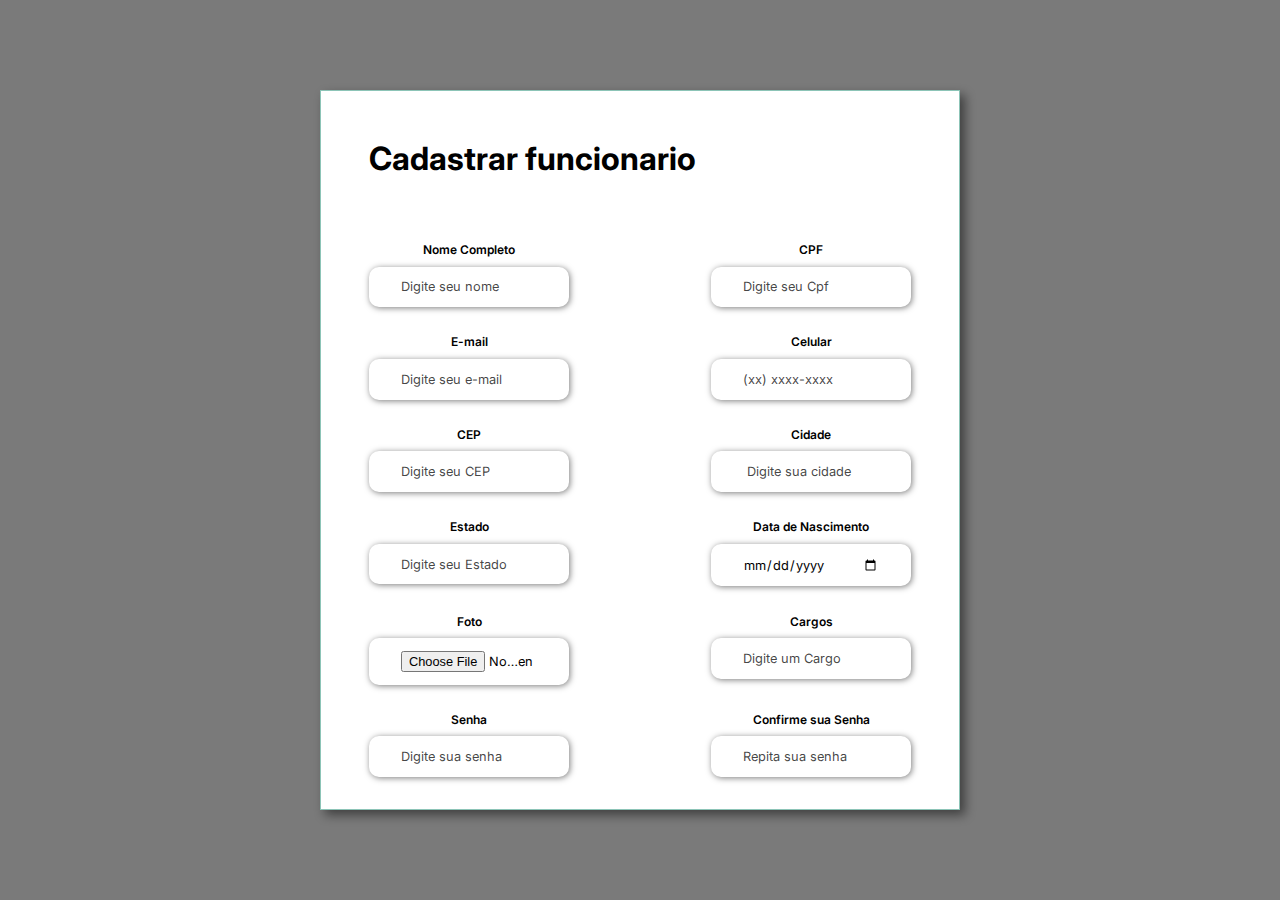
<file: formulario.html>
<!DOCTYPE html>
<html lang="pt-br">

<head>
    <meta charset="UTF-8">
    <meta http-equiv="X-UA-Compatible" content="IE=edge">
    <meta name="viewport" content="width=device-width, initial-scale=1.0">
    <link rel="stylesheet" href="styleForm.css">
    <title>Formulário</title>
</head>

<body>
    <div class="container">
        <div class="form-image">
            <img src="imgs/dog2.webp" alt="">
        </div>
        <div class="form">
            <form action="#">
                <div class="form-header">
                    <div class="title">
                        <h1>Cadastrar funcionario</h1>
                    </div>
                   
                </div>

                <div class="input-group">
                    <div class="input-box">
                        <label for="firstname">Nome Completo</label>
                        <input id="firstname" type="text" name="firstname" placeholder="Digite seu nome" required>
                    </div>

                    <div class="input-box">
                        <label for="lastname">CPF</label>
                        <input id="Cpf" type="text" name="Cpf" placeholder="Digite seu Cpf" required>
                    </div>
                    <div class="input-box">
                        <label for="email">E-mail</label>
                        <input id="email" type="email" name="email" placeholder="Digite seu e-mail" required>
                    </div>

                    <div class="input-box">
                        <label for="number">Celular</label>
                        <input id="number" type="tel" name="number" placeholder="(xx) xxxx-xxxx" required>
                    </div>
                    <div class="input-box">
                        <label for="lastname">CEP</label>
                        <input id="Cep" type="text" name="Cep" placeholder="Digite seu CEP" required>
                    </div>
                    <div class="input-box">
                        <label for="lastname">Cidade</label>
                        <input id="Cidade" type="text" name="Cidade" placeholder=" Digite sua cidade" required>
                    </div>
                    <div class="input-box">
                        <label for="lastname">Estado</label>
                        <input id="Estado" type="text" name="Estado" placeholder="Digite seu Estado" required>
                    </div>
                    <div class="input-box">
                        <label for="lastname">Data de Nascimento</label>
                        <input id="Data" type="date" name="Data" placeholder="" required>
                    </div>
                    <div class="input-box">
                        <label for="Fotp">Foto</label>
                        <input id="Foto" type="file" name="Foto" placeholder="" required>
                    </div>
                    <div class="input-box">
                        <label for="lastname">Cargos</label>
                        <input id="lastname" type="text" name="lastname" placeholder="Digite um Cargo" required>
                    </div>
                   








                    
                    <div class="input-box">
                        <label for="password">Senha</label>
                        <input id="password" type="password" name="password" placeholder="Digite sua senha" required>
                    </div>


                    <div class="input-box">
                        <label for="confirmPassword">Confirme sua Senha</label>
                        <input id="confirmPassword" type="password" name="confirmPassword" placeholder="Repita sua senha" required>
                    </div>

                </div>

                <div class="gender-inputs">
                    <div class="gender-title">
                        <h6>Gênero</h6>
                    </div>

                    <div class="gender-group">
                        <div class="gender-input">
                            <input id="female" type="radio" name="gender">
                            <label for="female">Feminino</label>
                        </div>

                        <div class="gender-input">
                            <input id="male" type="radio" name="gender">
                            <label for="male">Masculino</label>
                        </div>

                        <div class="gender-input">
                            <input id="others" type="radio" name="gender">
                            <label for="others">Outros</label>
                        </div>

                        <div class="gender-input">
                            <input id="none" type="radio" name="gender">
                            <label for="none">Prefiro não dizer</label>
                        </div>
                    </div>
                </div>

                <div class="continue-button">
                    <button><a href="#">Continuar</a> </button>
                </div>
            </form>
        </div>
    </div>
</body>

</html>
</file>
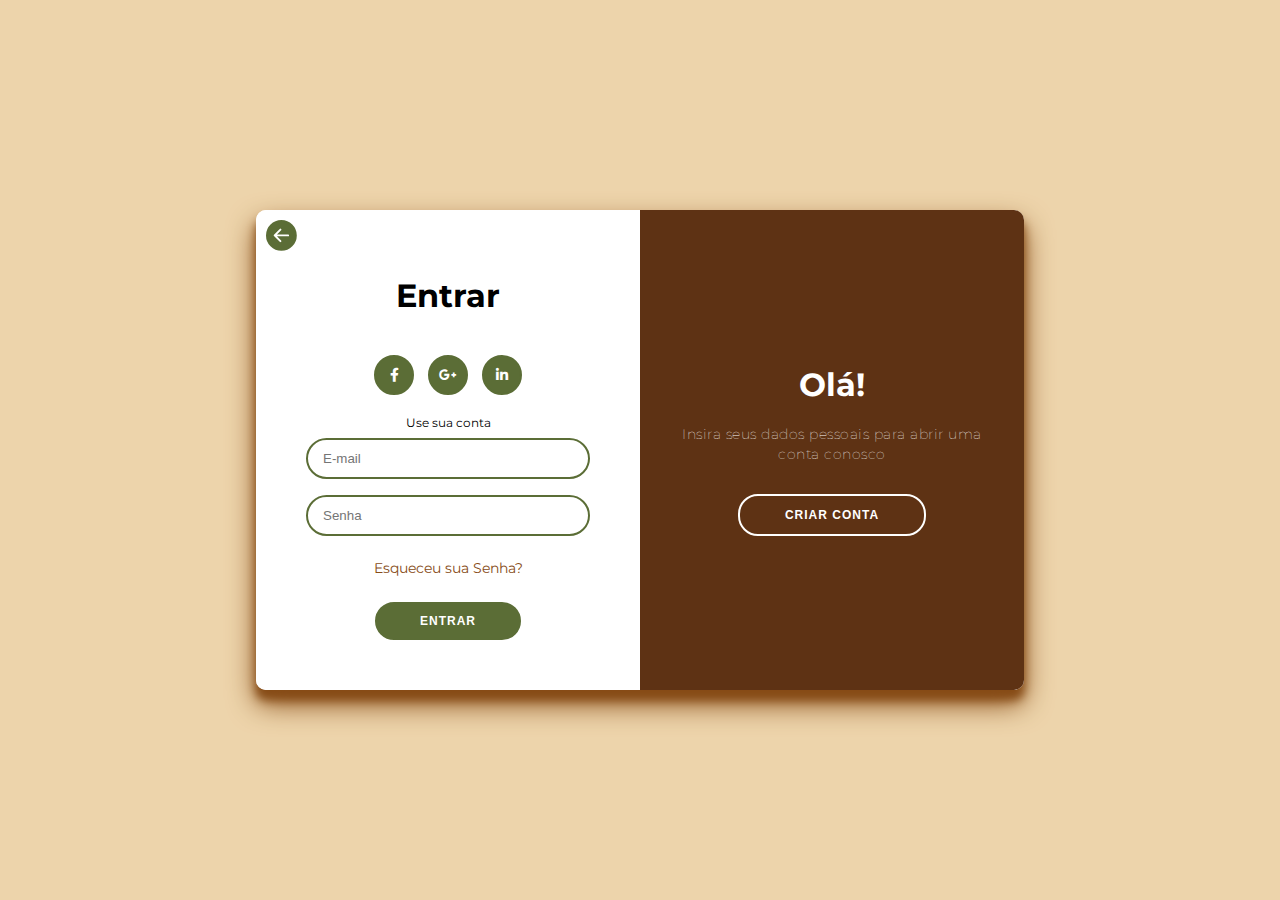
<file: indexCadastro.html>
<!DOCTYPE html>
<html lang="pt-br" dir="ltr">

<head>
  <meta charset="utf-8">
  <title>Login</title>
  <link rel="stylesheet" href="styleCadastro_login.css">
  <link href="https://fonts.googleapis.com/css?family=Arvo" rel="stylesheet">
	<link rel='stylesheet' href='https://cdnjs.cloudflare.com/ajax/libs/font-awesome/5.14.0/css/all.min.css'>
</head>

<body>
	
<div class="container" id="container">
	
	<div class="form-container sign-up-container">
		<form action="#" class="Form-criar-conta">
			
			<h1 class="h1NovaConta">Nova Conta</h1>
			<div class="social-container">
				<a href="#" class="social"><i class="fab fa-facebook-f"></i></a>
				<a href="#" class="social"><i class="fab fa-google-plus-g"></i></a>
				<a href="#" class="social"><i class="fab fa-linkedin-in"></i></a>
			</div>
			
			<span>Use seu E-mail para registrar</span>
			<input type="text" placeholder="Nome" required />
			<input type="text" placeholder="Cep" required />
			<input type="text" placeholder="Cpf" required />
			<input type="text" placeholder="Data nascimento" required />
			<input type="text" placeholder="Telefone" required />
			
		
			<input type="email" placeholder="E-mail" required />
			<input type="password" placeholder="Senha" required />
			<input type="password" placeholder="Repita sua senha" required />
			<div class="gender-inputs">
				<div class="gender-title">
					<h6>Gênero</h6>
				</div>

				<div class="gender-group" >
					<div class="gender-input">
						<input id="female" type="radio" name="gender">
						<label for="female">Feminino</label>
					</div>

					<div class="gender-input">
						<input id="male" type="radio" name="gender">
						<label for="male">Masculino</label>
					</div>
					<div class="gender-input">
						<input id="others" type="radio" name="gender">
						<label for="others">Outros</label>
					</div>
</div>
</div>
			<button class="btn_entrar btn_criar_conta">Criar nova conta</button>
			
		</form>
	</div>
	<div class="form-container sign-in-container">
		<a href="/index.html"> <svg xmlns="http://www.w3.org/2000/svg"  fill="currentColor" class="bi bi-arrow-left-circle-fill" viewBox="0 0 16 16">
			<path d="M8 0a8 8 0 1 0 0 16A8 8 0 0 0 8 0zm3.5 7.5a.5.5 0 0 1 0 1H5.707l2.147 2.146a.5.5 0 0 1-.708.708l-3-3a.5.5 0 0 1 0-.708l3-3a.5.5 0 1 1 .708.708L5.707 7.5H11.5z"/>
		  </svg></a>

		<form action="#" class="form-entrar">
			<h1 class="h1entrar">Entrar</h1>
			<div class="social-container">
				<a href="#" class="social"><i class="fab fa-facebook-f"></i></a>
				<a href="#" class="social"><i class="fab fa-google-plus-g"></i></a>
				<a href="#" class="social"><i class="fab fa-linkedin-in"></i></a>
			</div>
			<span>Use sua conta</span>
			<input type="email" placeholder="E-mail" required />
			<input type="password" placeholder="Senha" required />
			<a href="/recuperar_senha.html">Esqueceu sua Senha?</a>
			<button class="btn_entrar">Entrar</button>
		</form>
	</div>
	<div class="overlay-container">
		<div class="overlay">
			<div class="overlay-panel overlay-left">
				<h1 class="ola">Bem vindo Novamente</h1>
				<p>Para se manter conectado conosco, faça login com seus dados pessoais</p>
				<button class="ghost" id="signIn">Entrar</button>
			</div>
			<div class="overlay-panel overlay-right">
				
				<h1 class="ola">Olá!</h1>
				<p>Insira seus dados pessoais para abrir uma conta conosco</p>
				<button class="ghost" id="signUp">Criar conta</button>
			</div>
		</div>
	</div>
</div>

<script src="script.js" charset="utf-8"></script>
</body>

</html>
</file>
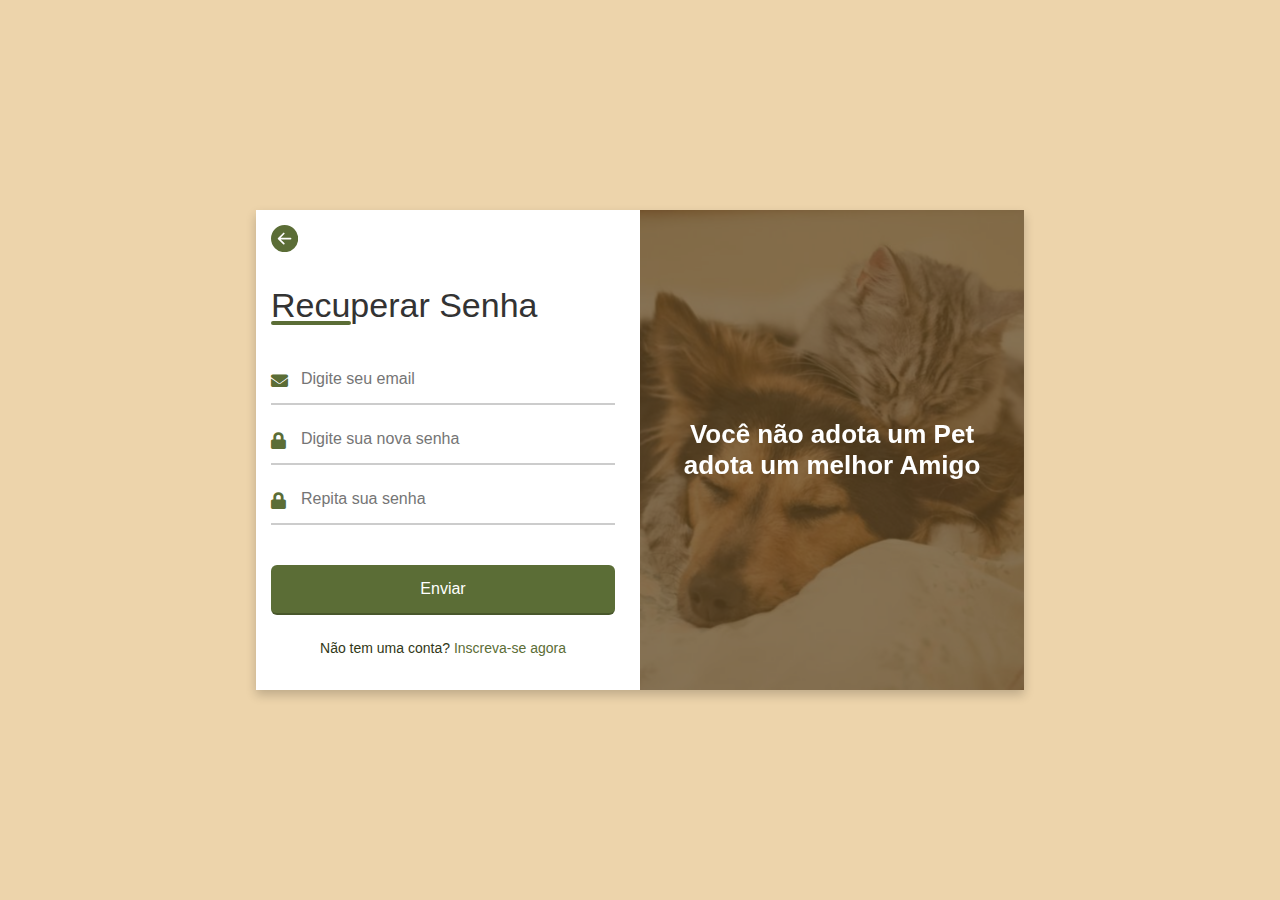
<file: recuperar_senha.html>
<!DOCTYPE html>
<html lang="pt-br" dir="ltr">
  <head>
    <meta charset="UTF-8">
    <title>Recuperar Senha</title>
    <link href="https://cdn.jsdelivr.net/npm/bootstrap@5.2.0-beta1/dist/css/bootstrap.min.css" rel="stylesheet" integrity="sha384-0evHe/X+R7YkIZDRvuzKMRqM+OrBnVFBL6DOitfPri4tjfHxaWutUpFmBp4vmVor" crossorigin="anonymous">
    <link rel="stylesheet" href="styleRecuperar.css">
    
    <link rel="stylesheet" href="https://cdnjs.cloudflare.com/ajax/libs/font-awesome/5.15.3/css/all.min.css">
    
    <meta name="viewport" content="width=device-width, initial-scale=1.0">
   </head>
<body>
  <div class="container">
    <input type="checkbox" id="flip">
    <div class="cover">
      <div class="front">
        <div class="text">
          <span class="text-1">Você não adota um Pet<br>adota um melhor Amigo</span>
        </div>
      </div>
      <div class="back">
        <img class="img" src="/imgs/cachorroegato.jpg" alt="Imagem Cadastro">
        <div class="text">
          <span class="text-1">Venha adotar um Dog<br> </span>
          <span class="text-2">Vamos começar</span>
        </div>
      </div>
    </div>
    <div class="forms">
        <div class="form-content">
          <div class="login-form">
            <a href="/indexCadastro.html"> <svg xmlns="http://www.w3.org/2000/svg"  fill="currentColor" class="bi bi-arrow-left-circle-fill" viewBox="0 0 16 16">
              <path d="M8 0a8 8 0 1 0 0 16A8 8 0 0 0 8 0zm3.5 7.5a.5.5 0 0 1 0 1H5.707l2.147 2.146a.5.5 0 0 1-.708.708l-3-3a.5.5 0 0 1 0-.708l3-3a.5.5 0 1 1 .708.708L5.707 7.5H11.5z"/>
              </svg></a>
            <div class="title">Recuperar Senha</div>
          <form action="#">
            <div class="input-boxes">
              <div class="input-box">
                <i class="fas fa-envelope"></i>
                <input type="text" placeholder="Digite seu email" required>
              </div>
              <div class="input-box">
                <i class="fas fa-lock"></i>
                <input type="password" placeholder="Digite sua nova senha" required>
              </div>
              <div class="input-box">
                <i class="fas fa-lock"></i>
                <input type="password" placeholder="Repita sua senha" required>
              </div>           
              <div class="button input-box">
                <input type="submit" value="Enviar">
              </div>
              <div class="text sign-up-text">Não tem uma conta?  <a href="indexCadastro.html">Inscreva-se agora</a> </div>
            </div>
        
    </div>
    </div>
    </div>
  </div>
</body>
</html>
</file>
<file: styleForm.css>
@import url('https://fonts.googleapis.com/css2?family=Inter:wght@200;300;400;500&family=Open+Sans:wght@300;400;500;600&display=swap');

* {
    padding: 0;
    margin: 0;
    box-sizing: border-box;
    font-family: 'Inter', sans-serif;
}

body {
    width: 100%;
    height: 100vh;
    display: flex;
    justify-content: center;
    align-items: center;
    background: rgba(0, 0, 0, 0.521);
}

h1 {
    color: rgb(0, 0, 0);
}

.container {
    width: 80%;
    height: 80vh;
    display: flex;
    border-style: solid;
    border-width: 1.5px;
    border-color: rgba(144, 211, 196, 0.829);
    box-shadow: 5px 5px 10px rgba(0, 0, 0, 0.479);
}

.form-image {
    width: 50%;
    display: flex;
    justify-content: center;
    align-items: center;
    background-color: rgba(144, 211, 196, 0.829);
    padding: 1rem;
}

.form-image img {
    width: 31rem;
}

.form {
    width: 50%;
overflow: scroll;
overflow-x: hidden;
    flex-direction: column;
    justify-content: center;
    align-items: center;
    background-color: rgb(255, 255, 255);
    padding: 3rem;
}

.form-header {
    margin-bottom: 3rem;
    display: flex;
    justify-content: space-between;
}

.login-button {
    display: flex;
    align-items: center;
}

.login-button button {
    border: none;
    background-color: cadetblue;
    padding: 0.4rem 1rem;
    border-radius: 5px;
    cursor: pointer;
}

.login-button button:hover {
    background-color: #6b63fff1;
}

.login-button button a {
    text-decoration: none;
    font-weight: 500;
    color: rgb(255, 255, 255);
}


.input-group {
    display: flex;
    flex-wrap: wrap;
    justify-content: space-between;
    padding: 1rem 0;
}

.input-box {
    display: flex;
    flex-direction: column;
    margin-bottom: 1.1rem;
}

.input-box input {
    margin: 0.6rem 0;
    padding: 0.8rem 2rem;
    max-width: 200px;
    min-width: 200px;
    border: none;
    border-radius: 10px;
    box-shadow: 1px 1px 6px #00000083;
    font-size: 0.8rem;
}

.input-box input:hover {
    background-color: #eeeeee75;
}

.input-box input:focus-visible {
    outline: 1px solid #6c63ff;
}

.input-box label,
.gender-title h6 {
    font-size: 0.75rem;
    font-weight: 600;
    color: #000000;
    text-align: center;
}

.input-box input::placeholder {
    color: #000000be;
}


.gender-group {
    display: flex;
    justify-content: space-between;
    margin-top: 0.62rem;
}

.gender-input {
    display: flex;
    align-items: center;
}

.gender-input input {
    margin-right: 0.35rem;
}

.gender-input label {
    font-size: 0.81rem;
    font-weight: 600;
    color: #000000;
}

.continue-button button {
    width: 100%;
    margin-top: 1rem;
    border: none;
    background-color: cadetblue;
    padding: 0.62rem;
    border-radius: 5px;
    cursor: pointer;
}

.continue-button button:hover {
    background-color: #6b63fff1;
}

.continue-button button a {
    text-decoration: none;
    font-size: 0.93rem;
    font-weight: 500;
    color: rgb(255, 255, 255);
}

@media screen and (max-width: 1330px) {
    .form-image {
        display: none;
    }

    .container {
        width: 50%;
    }

    .form {
        width: 100%;
    }
}

@media screen and (max-width: 1064px) {
    .container {
        width: 90%;
        height: auto;
    }

    .input-group {
        flex-direction: column;
        z-index: 5;
        padding-right: 5rem;
        max-height: 10rem;
        overflow-y: scroll;
        flex-wrap: nowrap;
    }

    .gender-inputs {
        margin-top: 2rem;
    }

    .gender-group {
        flex-direction: column;
    }

    .gender-title h6 {
        margin: 0;
    }

    .gender-input {
        margin-top: 0.5rem;
    }
}
</file>
<file: styleCadastro_login.css>
@import "./CoresLogin.css";
@import url('https://fonts.googleapis.com/css?family=Montserrat:400,800');

* {
	box-sizing: border-box;
}

body {
	background: var(--fundo);
	display: flex;
	justify-content: center;
	align-items: center;
	flex-direction: column;
	font-family: 'Montserrat', sans-serif;
	height: 100vh;
	margin: auto;

}

svg{
	width: 2.2em;
	margin-top: 10px;
	margin-left: 10px;
	color: var(--Detalhes);
}
.ola{
	font-weight: bold;
color: var(--branco);
	margin: 0;
}
.h1NovaConta{
	margin-top: 20px;
}
.h1entrar {
	font-weight: bold;
	color: black;
	margin-bottom: 20px;
}

h2 {
	text-align: center;
}

p {
	font-size: 14px;
	font-weight: 100;
	line-height: 20px;
	letter-spacing: 0.5px;
	color: var(--branco);
	margin: 20px 0 30px;
}

span {
	font-size: 12px;
}

a {
	color: var(--Fonte_btn);
	font-size: 14px;
	text-decoration: none;
	margin: 15px 0;
}
a:hover{
	color: blue;
}

.btn_entrar {
	border-radius: 30px;
	background-color: var(--Detalhes);
	color: var(--branco);
	font-size: 12px;
	font-weight: bold;
	padding: 12px 45px;
	letter-spacing: 1px;
	text-transform: uppercase;
	transition: transform 80ms ease-in;
	display: flex;
	border: 10px solid var(--branco);
}

.btn_criar_conta{
	margin-bottom: 10px;
}


.btn_entrar:hover{
	background-color: var(--Fonte_btn);
}
button {
	border-radius: 20px;
	border: 1px solid var(--branco);
	background-color: var(--Detalhes);
	color:var(--branco);
	font-size: 12px;
	font-weight: bold;
	padding: 12px 45px;
	letter-spacing: 1px;
	text-transform: uppercase;
	transition: transform 80ms ease-in;
	border-color: var(--Detalhes);
}

button:active {
	transform: scale(0.95);
}

button:focus {
	outline: none;
}

button.ghost {
background: none;
border: solid 2px;
	border-color: var(--branco) ;
}
button.ghost:hover{
	background-color: var(--branco);
	color: var(--Fonte_btn);
}
.form-entrar {
	background-color:var(--branco);
	display: flex;
	align-items: center;
	flex-direction: column;
	padding: 0 50px;
	text-align: center;
overflow: hidden;
	
}

.Form-criar-conta{
	background-color: var(--branco);
	display: flex;
	align-items: center;
	justify-content: center;
	flex-direction: column;
	padding: 0 50px;
	/* height: 100%; */
	text-align: center;
}

input {
	border-radius: 30px;
	background-color: var(--branco);
	color: var(--Fonte_btn);
	border: var(--Detalhes) solid 2px;
	padding: 11px 15px;
	margin: 8px 0;
	width: 100%;
}

.container {
	background-color: var(--branco);
	border-radius: 10px;
  	box-shadow: 0 14px 28px var(--Fonte_btn),
			0 10px 10px var(--Fonte_btn);
	position: relative;
	overflow: hidden;
	width: 768px;
	max-width: 100%;
	min-height: 480px;
}

.form-container {
	position: absolute;
	top: 0;
	height: 100%;
	transition: all 0.6s ease-in-out;
	overflow-y: scroll;
	background-color: var(--branco);
}

	::-webkit-scrollbar {
	width: 6px;
	height: 6px;
	-webkit-border-radius: 4px;
	}
	
	::-webkit-scrollbar-thumb:vertical {
	height: 5px;
	background-color: rgba(0, 0, 0, .5);
	-webkit-border-radius: 3px;
	}
	
	::-webkit-scrollbar-thumb:horizontal {
	width: 5px;
	background-color: rgba(0, 0, 0, .5);
	-webkit-border-radius: 3px;
	}
::-webkit-scrollbar-track {
	display: none;
	}
.sign-in-container {
	left: 0;
	width: 50%;
	z-index: 2;
}

.container.right-panel-active .sign-in-container {
	transform: translateX(100%);
}

.sign-up-container {
	left: 0;
	width: 50%;
	opacity: 0;
	z-index: 1;
}

.container.right-panel-active .sign-up-container {
	transform: translateX(100%);
	opacity: 1;
	z-index: 5;
	animation: show 0.6s;
	background-color: var(--branco);
}

@keyframes show {
	0%, 49.99% {
		opacity: 0;
		z-index: 1;
	}

	50%, 100% {
		opacity: 1;
		z-index: 5;
	}
}

.overlay-container {
	position: absolute;
	top: 0;
	left: 50%;
	width: 50%;
	height: 100%;
	overflow: hidden;
	transition: transform 0.6s ease-in-out;
	z-index: 100;
}

.container.right-panel-active .overlay-container{
	transform: translateX(-100%);
}

.overlay {
	background: var(--Detalhes);
	background: -webkit-linear-gradient(to right, var(--Container), var(--Container));
	background: linear-gradient(to right, var(--Container),  var(--Container));
	background-repeat: no-repeat;
	background-size: cover;
	background-position: 0 0;
	color: var(--Fonte_btn);
	position: relative;
	left: -100%;
	height: 100%;
	width: 200%;
  	transform: translateX(0);
	transition: transform 0.6s ease-in-out;
}

.container.right-panel-active .overlay {
  	transform: translateX(50%);
}

.overlay-panel {
	position: absolute;
	display: flex;
	align-items: center;
	justify-content: center;
	flex-direction: column;
	padding: 0 40px;
	text-align: center;
	top: 0;
	height: 100%;
	width: 50%;
	transform: translateX(0);
	transition: transform 0.6s ease-in-out;
	background-color: var(--Container);

}

.overlay-left {
	transform: translateX(-20%);
}

.container.right-panel-active .overlay-left {
	transform: translateX(0);
}

.overlay-right {
	right: 0;
	transform: translateX(0);
}

.container.right-panel-active .overlay-right {
	transform: translateX(20%);
}

.social-container {
	margin: 20px 0;
}

.social-container a {
	border: 2px solid var(--Detalhes);
	border-radius: 50%;
	display: inline-flex;
	justify-content: center;
	align-items: center;
	margin: 0 5px;
	height: 40px;
	width: 40px;
	background: var(--Detalhes);
	color: var(--branco);
}
.social-container a:hover{
	background-color: var(--Fonte_btn);
	border: var(--Fonte_btn);
}
.gender-group {
    display: flex;
    justify-content: space-between;
    padding: 0 .5rem;
	margin-bottom: 10px;
}

.gender-input {
    display: flex;
    align-items: center;
	margin-right: 10px;
}

.gender-input input {
    margin-right: 0.35rem;
}

.gender-input label {
    font-size: 0.81rem;
    font-weight: 600;
    color: var(--Fonte_btn);
}
h6{
	margin-top: 10px;
	font-size: 0.8em;
	font-weight: 900;
	font-style: unset;
}
</file>
<file: styleRecuperar.css>
@import "./CoresLogin.css";
* {
    margin: 0;
    padding: 0;
    box-sizing: border-box;
    font-family: "Poppins", sans-serif;
}

body {
    width: 100%;
    height: 100vh;
    display: flex;
    justify-content: center;
    align-items: center;
    background: var(--fundo);
}
svg{
    width: 1.7em;
    margin-bottom: 60px;
    color: var(--Detalhes);
}

.container {
    position: relative;
    max-width: 1000px;
    width: 768px;
	max-width: 100%;
	min-height: 480px;
    background: var(--branco);
    padding: 15px 15px;
    box-shadow: 0 5px 10px rgba(0, 0, 0, 0.2);
    perspective: 2700px;
}

.container .cover {
    position: absolute;
    top: 0;
    left: 50%;
    height: 100%;
    width: 50%;
    z-index: 98;
    transition: all 1s ease;
    transform-origin: left;
    transform-style: preserve-3d;
}

.container .cover::before {
    content: '';
    position: absolute;
    height: 100%;
    width: 100%;
    background: var(--Detalhes);
    opacity: 0.5;
    z-index: 100;
}

.container .cover::after {
    content: '';
    position: absolute;
    height: 100%;
    width: 100%;
    background: var(--Container);
    opacity: 0.5;
    z-index: 100;
    transform: rotateY(180deg);
}

.container #flip:checked~.cover {
    transform: rotateY(-180deg);
}

.container .cover img {
    position: absolute;
    height: 100%;
    width: 100%;
    object-fit: cover;
    z-index: 12;
    backface-visibility: hidden;
}

.container .cover .back .backImg {
    transform: rotateY(180deg);
    transform: rotateY(180deg);
}

.container .cover .text {
    position: absolute;
    z-index: 111;
    height: 100%;
    width: 100%;
    display: flex;
    flex-direction: column;
    align-items: center;
    justify-content: center;
}

.cover .text .text-1,
.cover .text .text-2 {
    font-size: 26px;
    font-weight: 600;
    color: var(--branco);
    text-align: center;
    backface-visibility: hidden;
}

.cover .back .text .text-1,
.cover .back .text .text-2 {
    transform: rotateY(180deg);
}

.cover .text .text-2 {
    font-size: 15px;
    font-weight: 500;
}

.container .forms {
    height: 200%;
    width: 100%;
    background: var(--branco);
}

.container .form-content {
    display: flex;
    align-items: center;
    justify-content: space-between;
}

.form-content .login-form,
.form-content .signup-form {
    width: calc(100% / 2 - 25px);
}

.forms .form-content .title {
    position: relative;
    font-size: 34px;
    font-weight: 500;
    color: #333;
    margin-bottom: 30px;
    margin-top: 20px;
}
svg{
	width: 1.7em;
	margin-bottom: 10px;
	margin-left: 0x;
	color: var(--Detalhes);
}
.forms .form-content .title:before {
    content: '';
    position: absolute;
    left: 0;
    bottom: 0;
    height: 4px;
    width: 80px;
    border-radius: 80px;
    background: var(--Detalhes);
}

.forms .signup-form .title:before {
    width: 20px;
}

.forms .form-content .input-boxes {
    margin-top: 30px;
}

.forms .form-content .input-box {
    display: flex;
    align-items: center;
    height: 50px;
    width: 100%;
    margin: 10px 0;
    position: relative;
}
button.input-box:hover{
color: var(--Fonte_btn);
}
.form-content .input-box input {
    height: 100%;
    width: 100%;
    outline: none;
    border: none;
    padding: 0 30px;
    font-size: 16px;
    font-weight: 500;
    border-bottom: 2px solid rgba(0, 0, 0, 0.2);
    transition: all 0.3s ease;
}
.Login_label--checkbox{
width: 100%;
margin: 15px 0 50px;
font-size: 0.87em;
font-weight: 500;
display: flex;
align-items: center;
}
.input--checkbox{
 appearance: none;
 width: 18px;
 height: 16px;
 background-color: var(--Fonte_btn);
 margin-right: 8px;
 border-radius: 3px;
 text-decoration: none;
}
.Login_label--checkbox > a{
    color: var(--Fonteh1);
}
.Login_label--checkbox > a:hover{
   text-decoration:var(--Fonteh1);
}
.input--checkbox:checked{
    background-color: var(--Detalhes);
    text-decoration: none;
}
.input--checkbox::after{
content: "";
display: block;
width: 5px;
height: 8px;
border: 3px solid var(--Fonte_btn);
border-width: 0 2px 2px 0;
transform: rotate(45deg);
margin: 2px 6px;
}
.form-content .input-box input:focus,
.form-content .input-box input:valid {
    border-color: none;
}

.form-content .input-box i {
    position: absolute;
    color: var(--Detalhes);
    font-size: 17px;
}

.forms .form-content .text {
    font-size: 14px;
    font-weight: 500;
    color: var(--Fonteh1);
}

.forms .form-content .text a {
    text-decoration: none;
    color: var(--Detalhes);
}

.forms .form-content .text a:hover {
    text-decoration: underline;
}

.forms .form-content .button {
    color: var(--Fonte_btn);
    margin-top: 40px;
}

.forms .form-content .button input {
    color: var(--branco);
    background: var(--Detalhes);
    border-radius: 6px;
    padding: 0;
    cursor: pointer;
    transition: all 0.1s ease;
}

.forms .form-content .button input:hover {
    background: var(--Fonte_btn);
}

.forms .form-content label {
    color: var(--Detalhes);
    cursor: pointer;
}

.forms .form-content label:hover {
    text-decoration: underline;
}

.forms .form-content .login-text,
.forms .form-content .sign-up-text {
    text-align: center;
    margin-top: 25px;
}

.container #flip {
    display: none;
}

@media (max-width: 730px) {
    .container .cover {
        display: none;
    }

    .form-content .login-form,
    .form-content .signup-form {
        width: 100%;
    }

    .form-content .signup-form {
        display: none;
    }

    .container #flip:checked~.forms .signup-form {
        display: block;
    }

    .container #flip:checked~.forms .login-form {
        display: none;
    }
}
</file>
